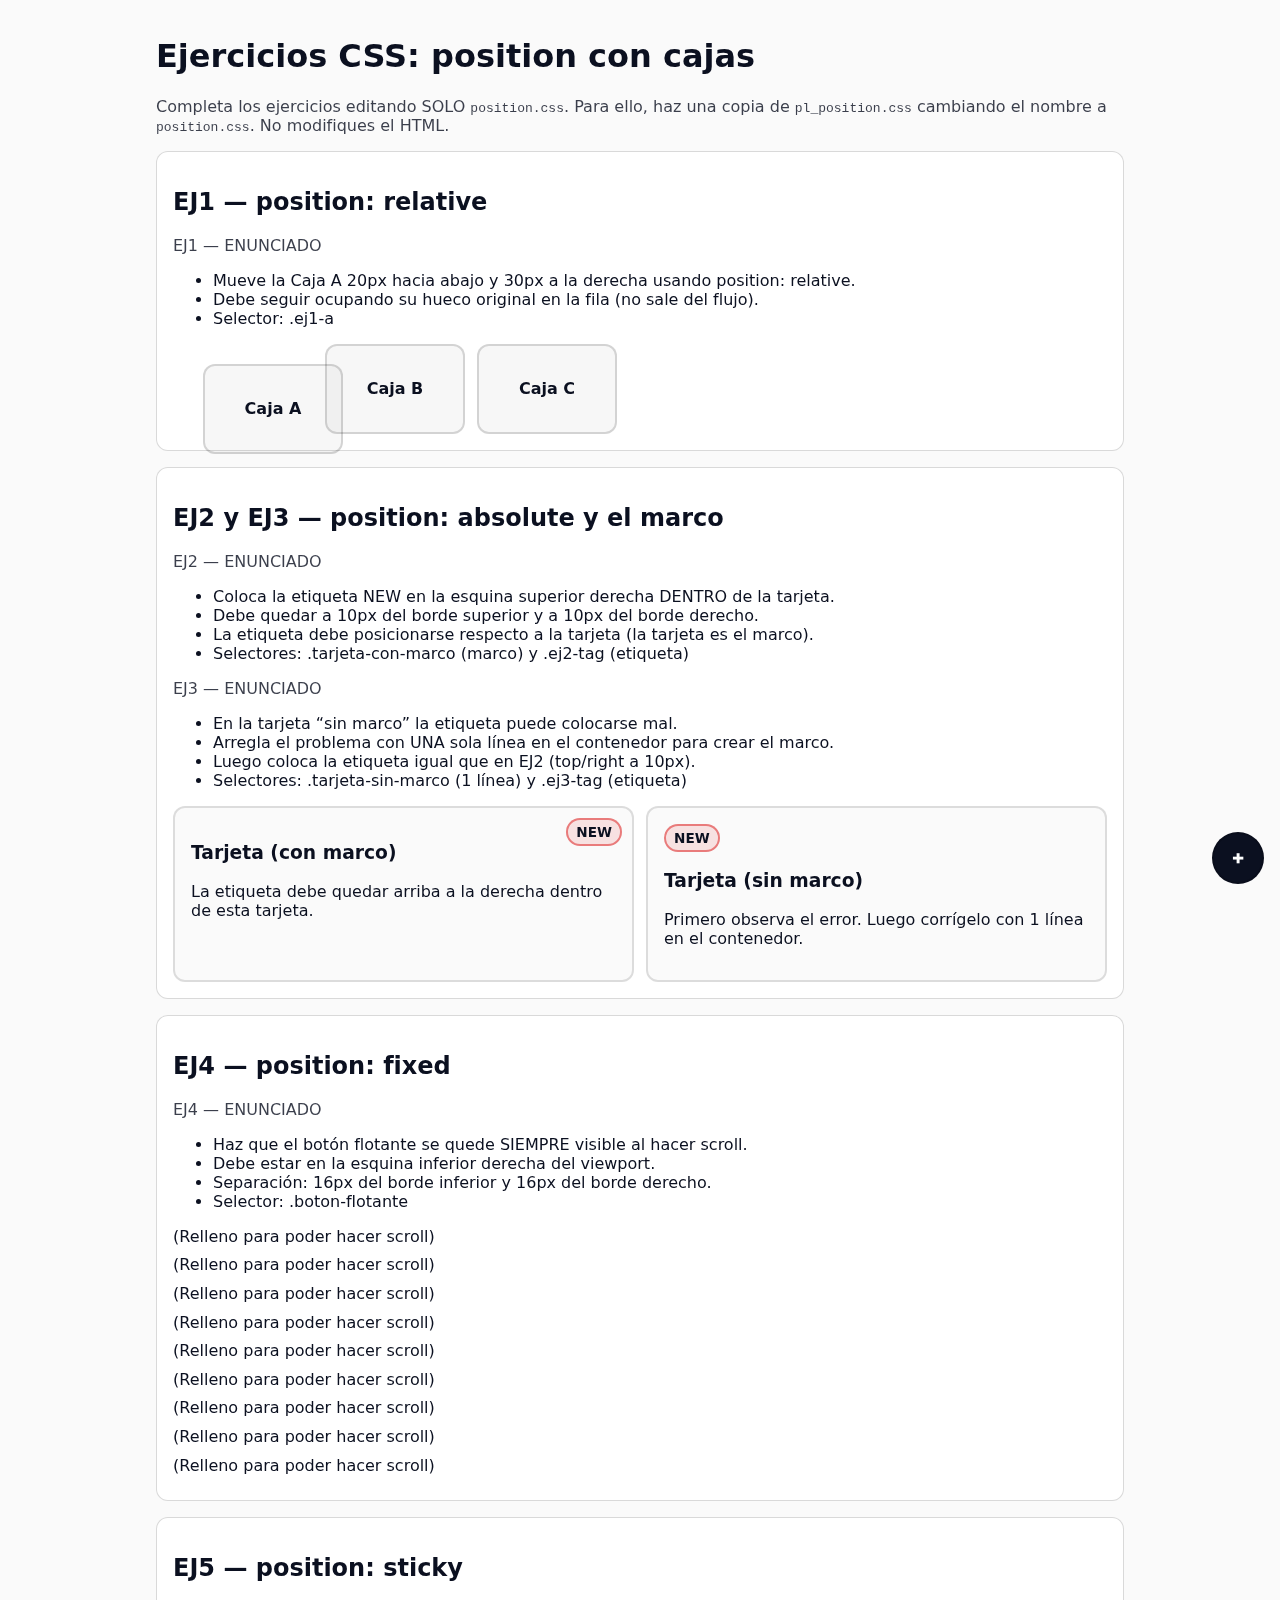
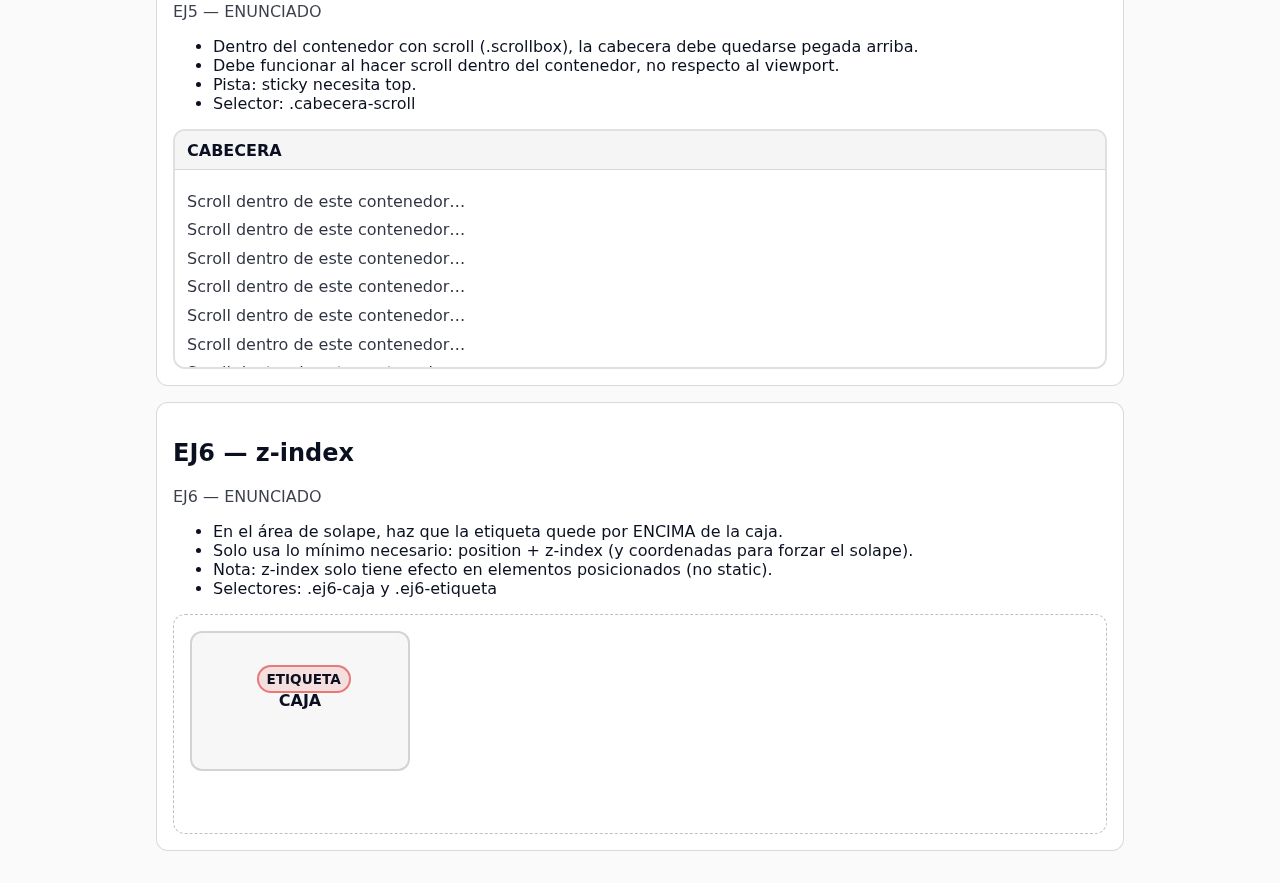
<file: Per practicar Ejercicios Position-20260123/index.html>
<!doctype html>
<html lang="es">
<head>
  <meta charset="utf-8" />
  <meta name="viewport" content="width=device-width, initial-scale=1" />
  <title>Ejercicios position</title>
  <link rel="stylesheet" href="estilos/estilo_base.css" />
  <link rel="stylesheet" href="estilos/pl_position.css" />
</head>

<body>
  <main class="wrap">
    <h1>Ejercicios CSS: position con cajas</h1>
    <p class="intro">
      Completa los ejercicios editando SOLO <code>position.css</code>.
      Para ello, haz una copia de <code>pl_position.css</code> cambiando el nombre a <code>position.css</code>. 
      No modifiques el HTML.
    </p>

    <!-- =========================
         EJ1 — relative (mover sin perder hueco)
         ========================= -->
    <section class="panel">
      <h2>EJ1 — position: relative</h2>
      <p class="note">EJ1 — ENUNCIADO</p>
<ul class="enunciado">
  <li>Mueve la Caja A 20px hacia abajo y 30px a la derecha usando position: relative.</li>
  <li>Debe seguir ocupando su hueco original en la fila (no sale del flujo).</li>
  <li>Selector: .ej1-a</li>
</ul>

      <div class="fila">
        <div class="caja ej1-a">Caja A</div>
        <div class="caja">Caja B</div>
        <div class="caja">Caja C</div>
      </div>
    </section>

    <!-- =========================
         EJ2 + EJ3 — absolute con/sin marco
         ========================= -->
    <section class="panel">
      <h2>EJ2 y EJ3 — position: absolute y el marco</h2>
      <p class="note">EJ2 — ENUNCIADO</p>
<ul class="enunciado">
  <li>Coloca la etiqueta NEW en la esquina superior derecha DENTRO de la tarjeta.</li>
  <li>Debe quedar a 10px del borde superior y a 10px del borde derecho.</li>
  <li>La etiqueta debe posicionarse respecto a la tarjeta (la tarjeta es el marco).</li>
  <li>Selectores: .tarjeta-con-marco (marco) y .ej2-tag (etiqueta)</li>
</ul>
<p class="note">EJ3 — ENUNCIADO</p>
<ul class="enunciado">
  <li>En la tarjeta “sin marco” la etiqueta puede colocarse mal.</li>
  <li>Arregla el problema con UNA sola línea en el contenedor para crear el marco.</li>
  <li>Luego coloca la etiqueta igual que en EJ2 (top/right a 10px).</li>
  <li>Selectores: .tarjeta-sin-marco (1 línea) y .ej3-tag (etiqueta)</li>
</ul>

      <div class="grid-2">
        <article class="tarjeta tarjeta-con-marco">
          <span class="etiqueta ej2-tag">NEW</span>
          <h3>Tarjeta (con marco)</h3>
          <p>La etiqueta debe quedar arriba a la derecha dentro de esta tarjeta.</p>
        </article>

        <article class="tarjeta tarjeta-sin-marco">
          <span class="etiqueta ej3-tag">NEW</span>
          <h3>Tarjeta (sin marco)</h3>
          <p>Primero observa el error. Luego corrígelo con 1 línea en el contenedor.</p>
        </article>
      </div>
    </section>

    <!-- =========================
         EJ4 — fixed (botón flotante)
         ========================= -->
    <section class="panel">
      <h2>EJ4 — position: fixed</h2>
      <p class="note">EJ4 — ENUNCIADO</p>
<ul class="enunciado">
  <li>Haz que el botón flotante se quede SIEMPRE visible al hacer scroll.</li>
  <li>Debe estar en la esquina inferior derecha del viewport.</li>
  <li>Separación: 16px del borde inferior y 16px del borde derecho.</li>
  <li>Selector: .boton-flotante</li>
</ul>

      <div class="relleno">
        <p>(Relleno para poder hacer scroll)</p>
        <p>(Relleno para poder hacer scroll)</p>
        <p>(Relleno para poder hacer scroll)</p>
        <p>(Relleno para poder hacer scroll)</p>
        <p>(Relleno para poder hacer scroll)</p>
        <p>(Relleno para poder hacer scroll)</p>
        <p>(Relleno para poder hacer scroll)</p>
        <p>(Relleno para poder hacer scroll)</p>
        <p>(Relleno para poder hacer scroll)</p>
      </div>

      <button class="boton-flotante">+</button>
    </section>

    <!-- =========================
         EJ5 — sticky dentro de scrollbox
         ========================= -->
    <section class="panel">
      <h2>EJ5 — position: sticky</h2>
      <p class="note">EJ5 — ENUNCIADO</p>
<ul class="enunciado">
  <li>Dentro del contenedor con scroll (.scrollbox), la cabecera debe quedarse pegada arriba.</li>
  <li>Debe funcionar al hacer scroll dentro del contenedor, no respecto al viewport.</li>
  <li>Pista: sticky necesita top.</li>
  <li>Selector: .cabecera-scroll</li>
</ul>

      <div class="scrollbox">
        <div class="cabecera-scroll">CABECERA</div>
        <div class="contenido-scroll">
          <p>Scroll dentro de este contenedor…</p>
          <p>Scroll dentro de este contenedor…</p>
          <p>Scroll dentro de este contenedor…</p>
          <p>Scroll dentro de este contenedor…</p>
          <p>Scroll dentro de este contenedor…</p>
          <p>Scroll dentro de este contenedor…</p>
          <p>Scroll dentro de este contenedor…</p>
          <p>Scroll dentro de este contenedor…</p>
          <p>Scroll dentro de este contenedor…</p>
        </div>
      </div>
    </section>

    <!-- =========================
         EJ6 — z-index (quién encima)
         ========================= -->
    <section class="panel">
      <h2>EJ6 — z-index</h2>
      <p class="note">EJ6 — ENUNCIADO</p>
<ul class="enunciado">
  <li>En el área de solape, haz que la etiqueta quede por ENCIMA de la caja.</li>
  <li>Solo usa lo mínimo necesario: position + z-index (y coordenadas para forzar el solape).</li>
  <li>Nota: z-index solo tiene efecto en elementos posicionados (no static).</li>
  <li>Selectores: .ej6-caja y .ej6-etiqueta</li>
</ul>

      <div class="stage-solape">
        <div class="caja grande ej6-caja">CAJA</div>
        <div class="etiqueta ej6-etiqueta">ETIQUETA</div>
      </div>
    </section>

  </main>
</body>
</html>
</file>
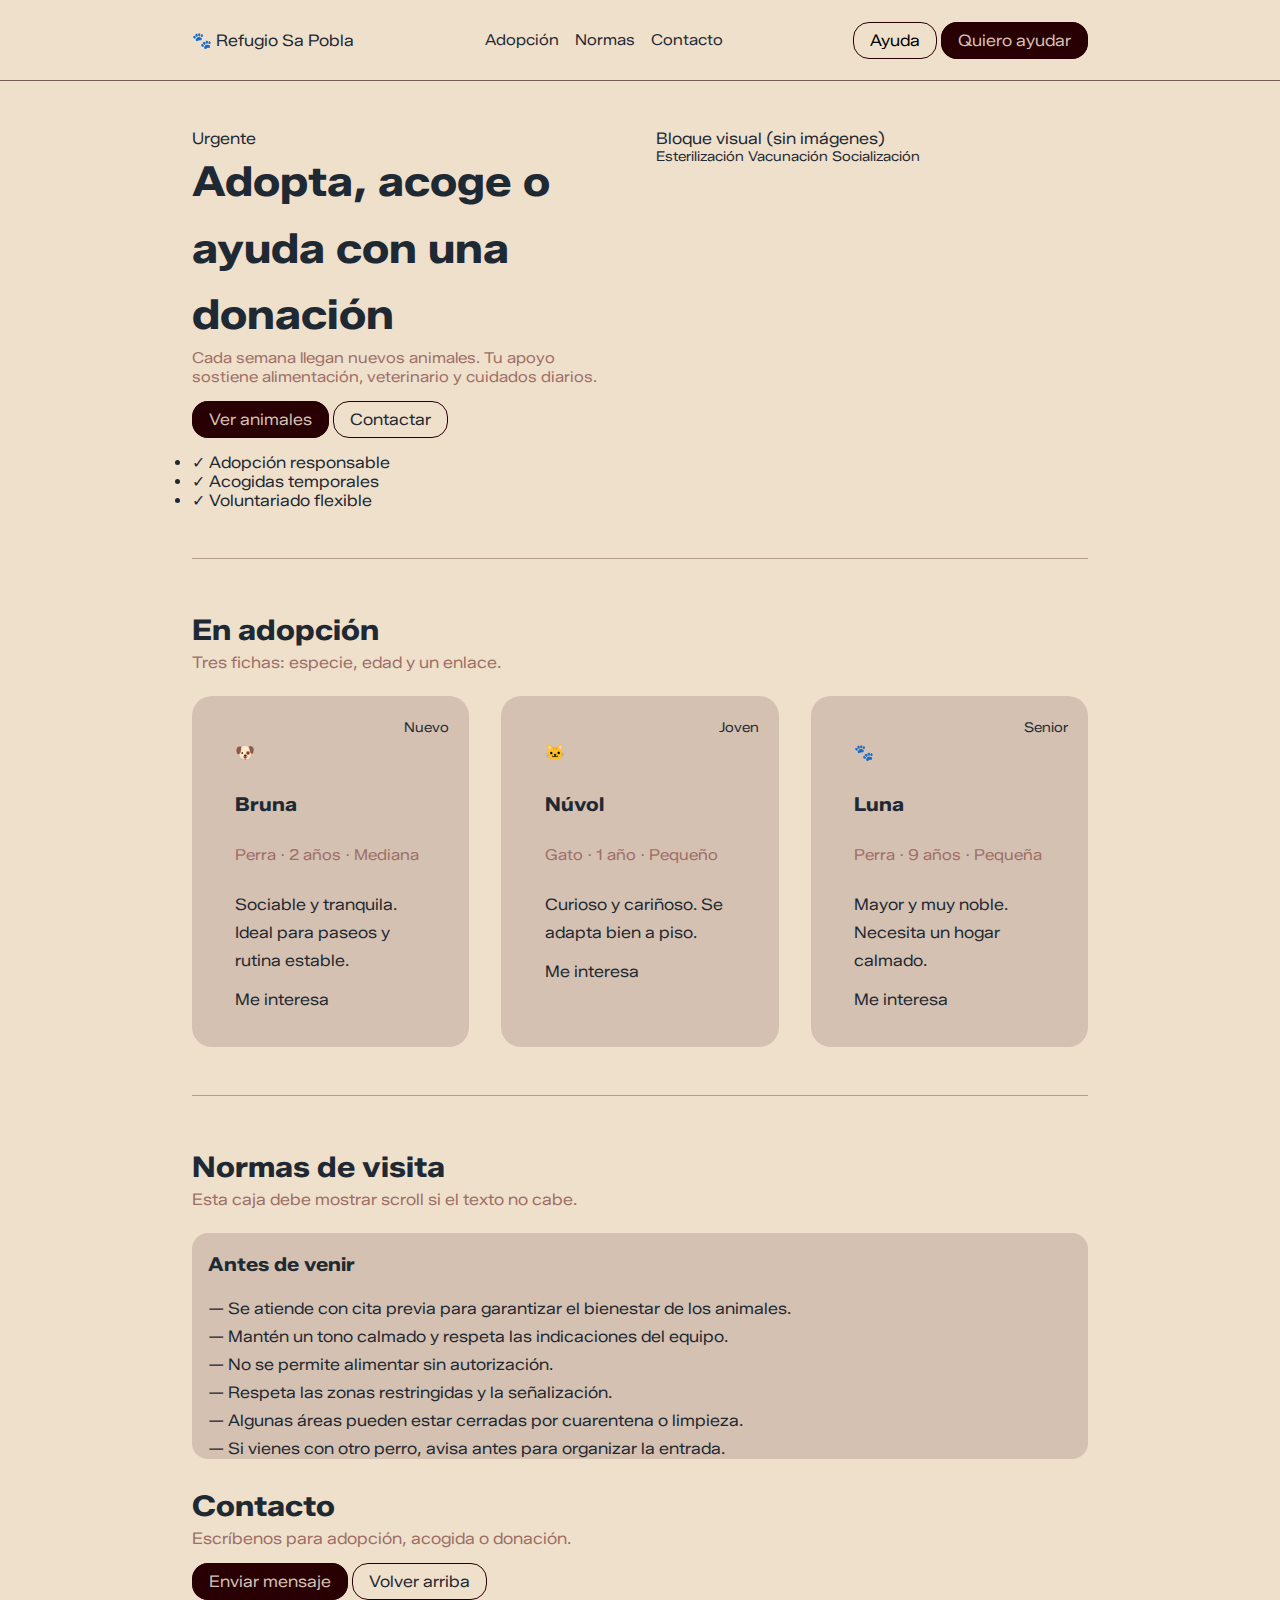
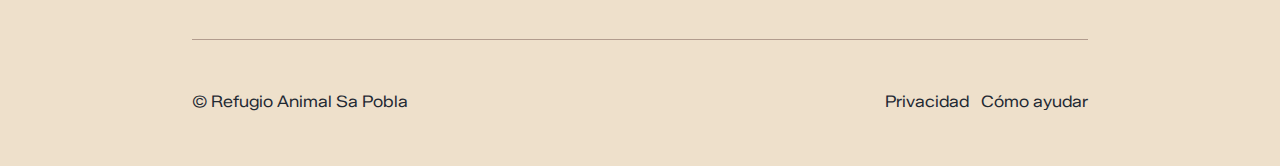
<file: PracticaCSS30-01-26/index.html>
<!doctype html>
<html lang="es">

<head>
  <meta charset="utf-8" />
  <meta name="viewport" content="width=device-width, initial-scale=1" />
  <title>Refugio Animal Sa Pobla</title>
  <meta name="description" content="Adopción y ayuda al refugio. Landing para practicar CSS." />
  <link rel="stylesheet" href="css/base.css" />
  <link rel="stylesheet" href="css/estilo.css" />

  <link rel="preconnect" href="https://fonts.googleapis.com">
  <link rel="preconnect" href="https://fonts.gstatic.com" crossorigin>
  <link
    href="https://fonts.googleapis.com/css2?family=Zalando+Sans+SemiExpanded:ital,wght@0,200..900;1,200..900&display=swap"
    rel="stylesheet">
</head>

<body>
  <!-- =========================
       ZONA 1: HEADER (flex) + POPOVER
       ========================= -->
  <header class="site-header">
    <div class="container header-row">
      <a class="logo" href="#inicio" aria-label="Ir a inicio">
        <span class="logo-mark" aria-hidden="true">🐾</span>
        <span class="logo-text">Refugio Sa Pobla</span>
      </a>

      <nav class="nav" aria-label="Navegación principal">
        <a class="nav-link" href="#adopcion">Adopción</a>
        <a class="nav-link" href="#normas">Normas</a>
        <a class="nav-link" href="#contacto">Contacto</a>
      </nav>

      <div class="header-cta">
        <button class="btn btn-ghost" popovertarget="ayuda" popovertargetaction="toggle" type="button">
          Ayuda
        </button>
        <a class="btn btn-primary" href="#contacto">Quiero ayudar</a>
      </div>

      <div id="ayuda" class="popover" popover="auto">
        <h3 class="popover-title">Checklist rápido</h3>
        <ul class="popover-list">
          <li>Variables en :root</li>
          <li>Header con flex</li>
          <li>Hero responsive</li>
          <li>Tarjetas en grid</li>
          <li>Badge con position</li>
          <li>Hover + transición</li>
          <li>1 animación</li>
          <li>Overflow en normas</li>
        </ul>
      </div>
    </div>
  </header>

  <main id="inicio">
    <!-- =========================
         ZONA 2: HERO (1 columna -> 2 columnas >=768px)
         ========================= -->
    <section class="hero">
      <div class="container hero-grid">
        <div class="hero-text">
          <p class="chip" data-status="urgente">Urgente</p>

          <h1 class="hero-title">Adopta, acoge o ayuda con una donación</h1>

          <p class="hero-subtitle">
            Cada semana llegan nuevos animales. Tu apoyo sostiene alimentación, veterinario y cuidados diarios.
          </p>

          <div class="hero-actions">
            <a class="btn btn-primary" href="#adopcion">Ver animales</a>
            <a class="btn btn-soft" href="#contacto">Contactar</a>
          </div>

          <ul class="hero-highlights">
            <li class="highlight"><span aria-hidden="true">✓</span> Adopción responsable</li>
            <li class="highlight"><span aria-hidden="true">✓</span> Acogidas temporales</li>
            <li class="highlight"><span aria-hidden="true">✓</span> Voluntariado flexible</li>
          </ul>
        </div>

        <div class="hero-media" aria-hidden="true">
          <div class="media-box">
            <p class="media-caption">Bloque visual (sin imágenes)</p>
            <div class="media-badges">
              <span class="mini-badge">Esterilización</span>
              <span class="mini-badge">Vacunación</span>
              <span class="mini-badge">Socialización</span>
            </div>
          </div>
        </div>
      </div>
    </section>

    <!-- =========================
         ZONA 3: TARJETAS (grid + badge absolute)
         ========================= -->
    <section id="adopcion" class="section">
      <div class="container">
        <header class="section-head">
          <h2 class="section-title">En adopción</h2>
          <p class="section-lead">Tres fichas: especie, edad y un enlace.</p>
        </header>

        <div class="cards">
          <article class="card" data-tier="prioridad">
            <span class="badge">Nuevo</span>
            <p class="card-icon" aria-hidden="true">🐶</p>
            <h3 class="card-title">Bruna</h3>
            <p class="card-meta">Perra · 2 años · Mediana</p>
            <p class="card-text">Sociable y tranquila. Ideal para paseos y rutina estable.</p>
            <a class="card-link" href="#contacto">Me interesa</a>
          </article>

          <article class="card" data-tier="base">
            <span class="badge">Joven</span>
            <p class="card-icon" aria-hidden="true">🐱</p>
            <h3 class="card-title">Núvol</h3>
            <p class="card-meta">Gato · 1 año · Pequeño</p>
            <p class="card-text">Curioso y cariñoso. Se adapta bien a piso.</p>
            <a class="card-link" href="#contacto">Me interesa</a>
          </article>

          <article class="card" data-tier="especial">
            <span class="badge">Senior</span>
            <p class="card-icon" aria-hidden="true">🐾</p>
            <h3 class="card-title">Luna</h3>
            <p class="card-meta">Perra · 9 años · Pequeña</p>
            <p class="card-text">Mayor y muy noble. Necesita un hogar calmado.</p>
            <a class="card-link" href="#contacto">Me interesa</a>
          </article>
        </div>
      </div>
    </section>

    <!-- =========================
         ZONA 4: OVERFLOW + FOOTER
         (Normas con scroll + CTA contacto)
         ========================= -->
    <section id="normas" class="section section-alt">
      <div class="container">
        <header class="section-head">
          <h2 class="section-title">Normas de visita</h2>
          <p class="section-lead">Esta caja debe mostrar scroll si el texto no cabe.</p>
        </header>

        <div class="rules">
          <h3 class="rules-title">Antes de venir</h3>
          <div class="rules-box">
            <p>— Se atiende con cita previa para garantizar el bienestar de los animales.</p>
            <p>— Mantén un tono calmado y respeta las indicaciones del equipo.</p>
            <p>— No se permite alimentar sin autorización.</p>
            <p>— Respeta las zonas restringidas y la señalización.</p>
            <p>— Algunas áreas pueden estar cerradas por cuarentena o limpieza.</p>
            <p>— Si vienes con otro perro, avisa antes para organizar la entrada.</p>
            <p>— Gracias por tu colaboración 💛</p>
            <p>— Texto extra para provocar overflow y que aparezca scroll.</p>
            <p>— Más texto…</p>
            <p>— Más texto…</p>
          </div>
        </div>

        <div id="contacto" class="contact-row">
          <div class="contact-text">
            <h2 class="section-title">Contacto</h2>
            <p class="section-lead">Escríbenos para adopción, acogida o donación.</p>
          </div>

          <div class="contact-actions">
            <a class="btn btn-primary" href="#">Enviar mensaje</a>
            <a class="btn btn-ghost" href="#inicio">Volver arriba</a>
          </div>
        </div>
      </div>
    </section>
  </main>

  <footer class="site-footer">
    <div class="container footer-row">
      <p class="footer-copy">© Refugio Animal Sa Pobla</p>
      <div class="footer-links" aria-label="Enlaces">
        <a class="footer-link" href="#">Privacidad</a>
        <a class="footer-link" href="#">Cómo ayudar</a>
      </div>
    </div>
  </footer>
</body>

</html>
</file>
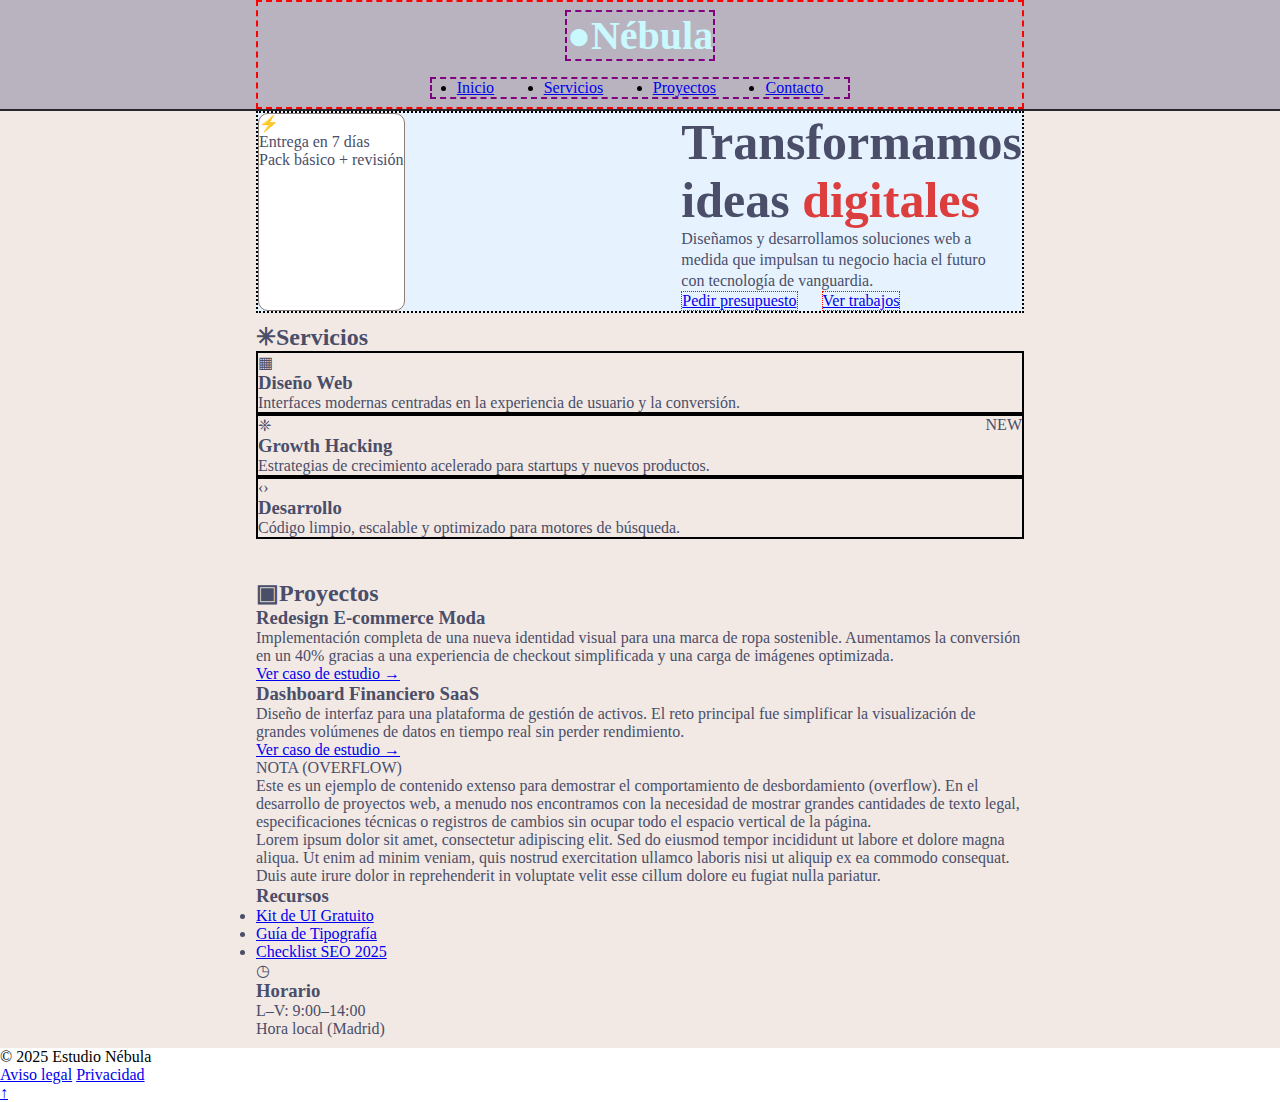
<file: nebulaProject (ejercicios clase)-20260109/index2.html>
<!doctype html>
<html lang="es">

<head>
    <meta charset="utf-8" />
    <meta name="viewport" content="width=device-width, initial-scale=1" />
    <title>Estudio Nébula</title>
    <link rel="stylesheet" href="estilos/pl_estilo_c.css" />
    <link rel="stylesheet" href="estilos/pl_estilo_f.css" />
    <link rel="stylesheet" href="estilos/pl_estilo_f.css" />
</head>

<body>
    <header class="header estructura">
        <div class="contenedor">
            <a class="logo" href="#inicio">
                <span class="logo-icono" aria-hidden="true">●</span>
                <span class="logo-texto">Nébula</span>
            </a>

            <nav class="nav" aria-label="Navegación principal">
                <ul>
                    <li><a class="nav-link" href="#inicio">Inicio</a></li>
                    <li><a class="nav-link" href="#servicios">Servicios</a></li>
                    <li><a class="nav-link" href="#proyectos">Proyectos</a></li>
                    <li><a class="nav-link" href="#contacto">Contacto</a></li>
                </ul>
            </nav>
        </div>
    </header>

    <main class="estructura">
        <section id="inicio" class="hero">
            <div class="contenedor">
                <div class="hero-texto">
                    <h1>
                        Transformamos<br />
                        ideas <span class="highlight">digitales</span>
                    </h1>

                    <p class="descripcion">
                        Diseñamos y desarrollamos soluciones web a medida que impulsan tu negocio
                        hacia el futuro con tecnología de vanguardia.
                    </p>

                    <div class="acciones">
                        <a class="btn btn-primario" href="#contacto">Pedir presupuesto</a>
                        <a class="btn btn-secundario" href="#proyectos">Ver trabajos</a>
                    </div>
                </div>

                <div class="hero-caja" role="note" aria-label="Entrega rápida">
                    <span class="hero-icono">⚡</span>
                    <p class="hero-titulo">Entrega en 7 días</p>
                    <p class="hero-subtexto">Pack básico + revisión</p>
                </div>
            </div>
        </section>

        <!-- SERVICIOS -->
        <section id="servicios" class="section">
            <div class="contenedor">
                <h2 class="section-titulo">
                    <span class="section-icono">✳</span>
                    Servicios
                </h2>

                <div class="div-tarjetas">
                    <article class="tarjeta">
                        <span class="card-icono">▦</span>
                        <h3>Diseño Web</h3>
                        <p>Interfaces modernas centradas en la experiencia de usuario y la conversión.</p>
                    </article>

                    <article class="tarjeta">
                        <span class="nuevo">NEW</span>
                        <span class="card-icono">❈</span>
                        <h3>Growth Hacking</h3>
                        <p>Estrategias de crecimiento acelerado para startups y nuevos productos.</p>
                    </article>

                    <article class="tarjeta">
                        <span class="card-icono">‹›</span>
                        <h3>Desarrollo</h3>
                        <p>Código limpio, escalable y optimizado para motores de búsqueda.</p>
                    </article>
                </div>
            </div>
        </section>

        <!-- PROYECTOS -->
        <section id="proyectos" class="section">
            <div class="contenedor">
                <div class="main-col">
                    <h2 class="section-titulo">
                        <span class="section-icono">▣</span>
                        Proyectos
                    </h2>

                    <article class="post">
                        <h3>Redesign E-commerce Moda</h3>
                        <p>
                            Implementación completa de una nueva identidad visual para una marca de ropa sostenible.
                            Aumentamos la conversión en un 40% gracias a una experiencia de checkout simplificada
                            y una carga de imágenes optimizada.
                        </p>
                        <a class="post-link" href="#">Ver caso de estudio →</a>
                    </article>

                    <article class="post">
                        <h3>Dashboard Financiero SaaS</h3>
                        <p>
                            Diseño de interfaz para una plataforma de gestión de activos. El reto principal fue
                            simplificar la visualización de grandes volúmenes de datos en tiempo real sin perder
                            rendimiento.
                        </p>
                        <a class="post-link" href="#">Ver caso de estudio →</a>
                    </article>

                    <div class="nota">
                        <p class="nota-etiqueta">NOTA (OVERFLOW)</p>
                        <p>
                            Este es un ejemplo de contenido extenso para demostrar el comportamiento de desbordamiento
                            (overflow). En el desarrollo de proyectos web, a menudo nos encontramos con la necesidad de
                            mostrar grandes cantidades de texto legal, especificaciones técnicas o registros de cambios
                            sin
                            ocupar todo el espacio vertical de la página.
                        </p>
                        <p>
                            Lorem ipsum dolor sit amet, consectetur adipiscing elit. Sed do eiusmod tempor incididunt ut
                            labore et dolore magna aliqua. Ut enim ad minim veniam, quis nostrud exercitation ullamco
                            laboris nisi ut aliquip ex ea commodo consequat. Duis aute irure dolor in reprehenderit in
                            voluptate velit esse cillum dolore eu fugiat nulla pariatur.
                        </p>
                    </div>
                </div>

                <aside class="aside-col" aria-label="Columna lateral">
                    <div class="aside-tarjeta">
                        <h3 class="aside-titulo">Recursos</h3>
                        <ul class="recursos">
                            <li><a href="#">Kit de UI Gratuito</a></li>
                            <li><a href="#">Guía de Tipografía</a></li>
                            <li><a href="#">Checklist SEO 2025</a></li>
                        </ul>
                    </div>

                    <div class="aside-tarjeta">
                        <span class="aside-icono">◷</span>
                        <h3 class="aside-titulo">Horario</h3>

                        <p class="horario">L–V: 9:00–14:00</p>
                        <p>Hora local (Madrid)</p>
                    </div>
                </aside>
            </div>
        </section>
    </main>

    <footer id="contacto" class="footer estructura">
        <div class="contenedor">
            <p class="copyright">© 2025 Estudio Nébula</p>

            <div class="footer-links" aria-label="Enlaces legales">
                <a href="#">Aviso legal</a>
                <a href="#">Privacidad</a>
            </div>
        </div>
    </footer>

    <a class="vuelta-inicio" href="#inicio" aria-label="Volver arriba">↑</a>
</body>

</html>
</file>
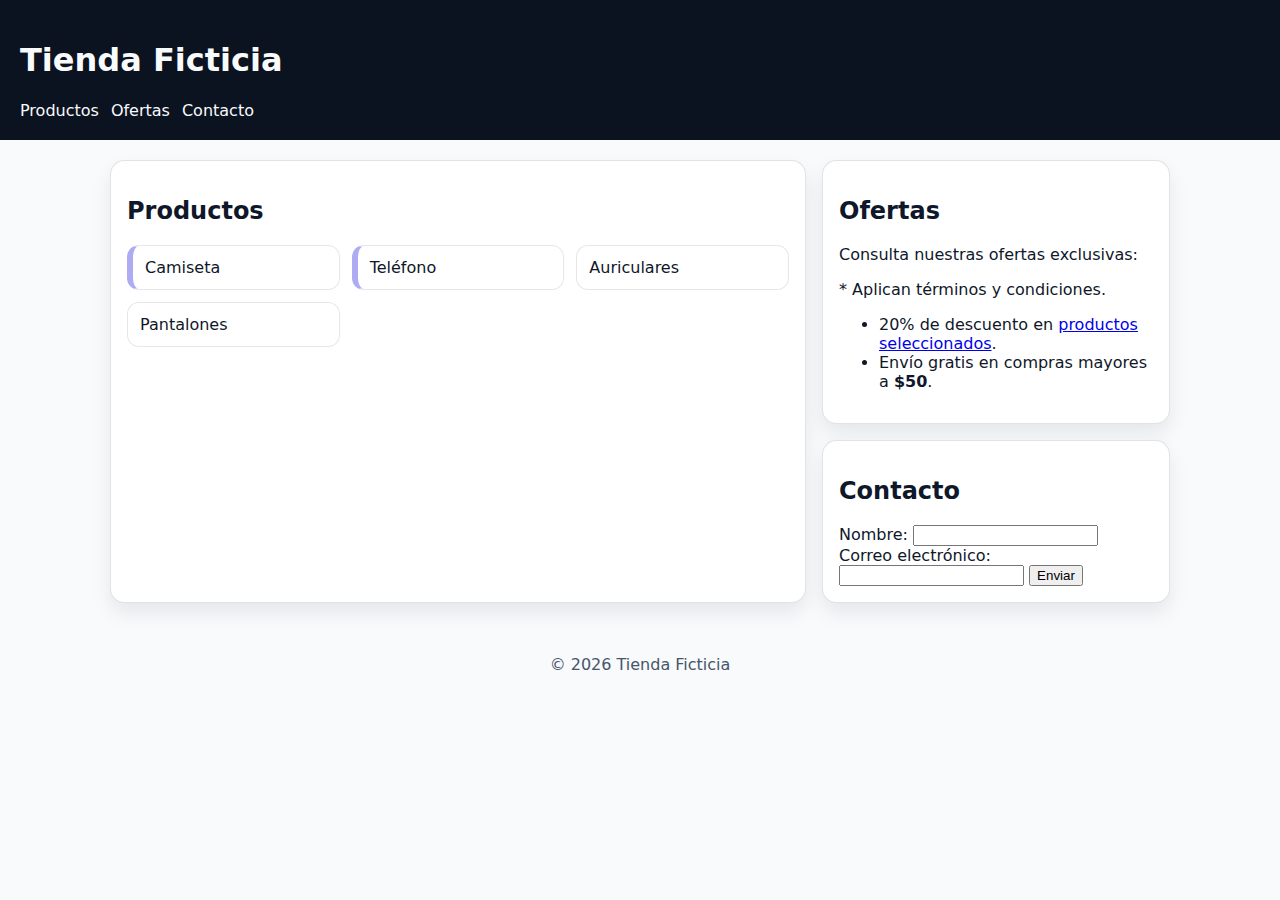
<file: Per practicar tienda-20260204/tienda_grid.html>
<!doctype html>
<html lang="es">

<head>
  <meta charset="utf-8" />
  <meta name="viewport" content="width=device-width, initial-scale=1" />
  <title>Tienda Ficticia - Selectores Avanzados</title>
  <link rel="stylesheet" href="estilos/pl_tienda_grid.css" />
</head>

<body>
  <header>
    <h1>Tienda Ficticia</h1>
    <nav>
      <ul>
        <li><a href="#productos" class="nav-link">Productos</a></li>
        <li><a href="#ofertas" class="nav-link">Ofertas</a></li>
        <li><a href="#contacto" class="nav-link">Contacto</a></li>
      </ul>
    </nav>
  </header>

  <main>
    <section id="productos">
      <h2>Productos</h2>
      <ul>
        <li data-category="ropa">Camiseta</li>
        <li data-category="ropa">Pantalones</li>
        <li data-category="tecnologia">Teléfono</li>
        <li data-category="tecnologia">Auriculares</li>
      </ul>
    </section>

    <section id="ofertas">
      <h2>Ofertas</h2>
      <p>Consulta nuestras ofertas exclusivas:</p>
      <p class="extra-info">* Aplican términos y condiciones.</p>
      <ul>
        <li>20% de descuento en <a href="productos.html">productos seleccionados</a>.</li>
        <li>Envío gratis en compras mayores a <strong>$50</strong>.</li>
      </ul>
    </section>

    <section id="contacto">
      <h2>Contacto</h2>
      <form action="#" method="post">
        <label for="name">Nombre:</label>
        <input type="text" id="name" name="name" required />

        <label for="email">Correo electrónico:</label>
        <input type="email" id="email" name="email" required />

        <button type="submit">Enviar</button>
      </form>
    </section>
  </main>

  <footer>
    <p>&copy; 2026 Tienda Ficticia</p>
  </footer>
</body>

</html>
</file>
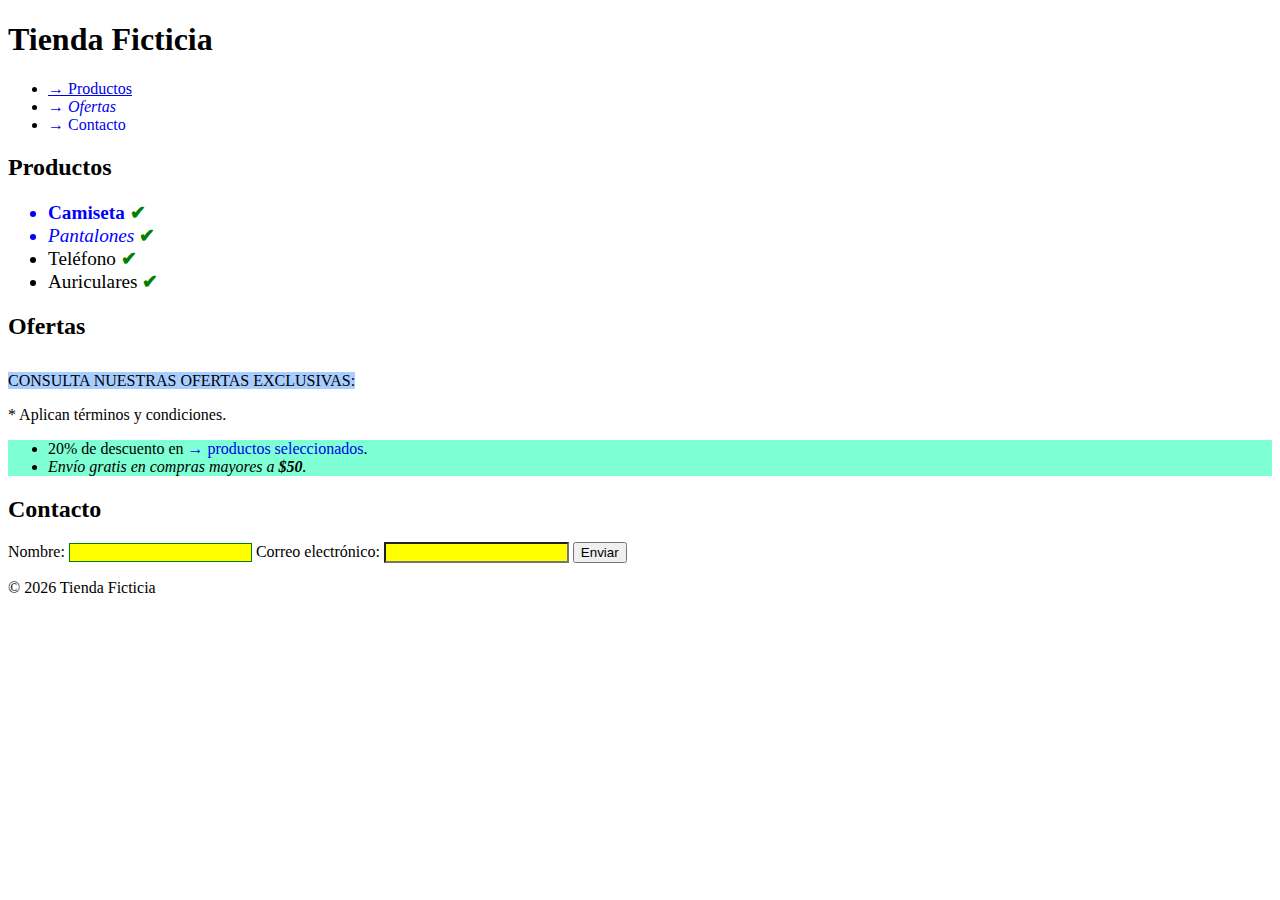
<file: Per practicar tienda-20260204/tienda_selectoresAvanzados.html>
<!doctype html>
<html lang="es">

<head>
  <meta charset="utf-8" />
  <meta name="viewport" content="width=device-width, initial-scale=1" />
  <title>Tienda Ficticia - Selectores Avanzados</title>
  <link rel="stylesheet" href="estilos/pl_tienda_selectoresAvanzados.css" />
</head>

<body>
  <header>
    <h1>Tienda Ficticia</h1>
    <nav>
      <ul>
        <li><a href="#productos" class="nav-link">Productos</a></li>
        <li><a href="#ofertas" class="nav-link">Ofertas</a></li>
        <li><a href="#contacto" class="nav-link">Contacto</a></li>
      </ul>
    </nav>
  </header>

  <main>
    <section id="productos">
      <h2>Productos</h2>
      <ul>
        <li data-category="ropa">Camiseta</li>
        <li data-category="ropa">Pantalones</li>
        <li data-category="tecnologia">Teléfono</li>
        <li data-category="tecnologia">Auriculares</li>
      </ul>
    </section>

    <section id="ofertas">
      <h2>Ofertas</h2>
      <p>Consulta nuestras ofertas exclusivas:</p>
      <p class="extra-info">* Aplican términos y condiciones.</p>
      <ul>
        <li>20% de descuento en <a href="productos.html">productos seleccionados</a>.</li>
        <li>Envío gratis en compras mayores a <strong>$50</strong>.</li>
      </ul>
    </section>

    <section id="contacto">
      <h2>Contacto</h2>
      <form action="#" method="post">
        <label for="name">Nombre:</label>
        <input type="text" id="name" name="name" required />

        <label for="email">Correo electrónico:</label>
        <input type="email" id="email" name="email" required />

        <button type="submit">Enviar</button>
      </form>
    </section>
  </main>

  <footer>
    <p>&copy; 2026 Tienda Ficticia</p>
  </footer>
</body>

</html>
</file>
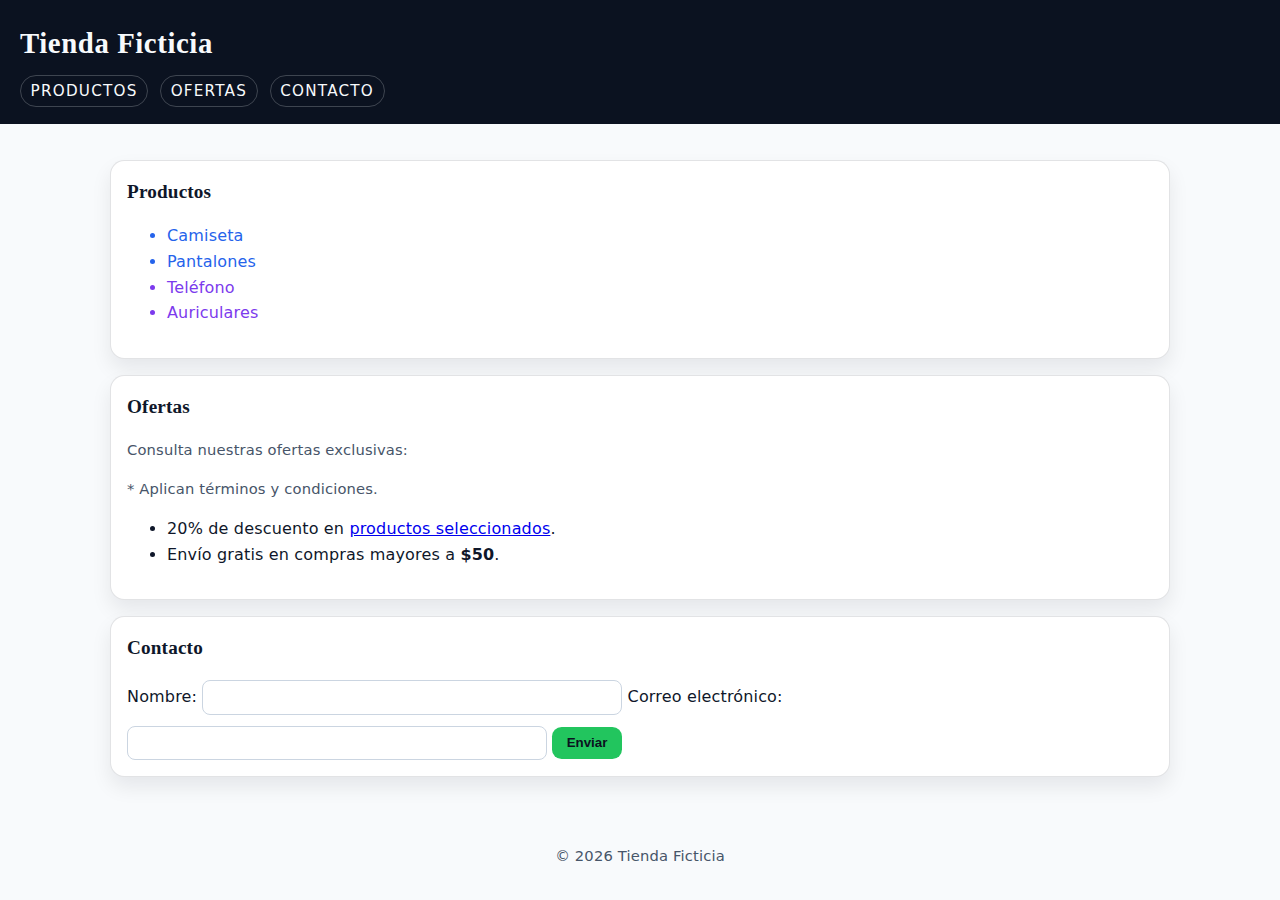
<file: Per practicar tienda-20260204/tienda_variables.html>
<!doctype html>
<html lang="es">

<head>
  <meta charset="utf-8" />
  <meta name="viewport" content="width=device-width, initial-scale=1" />
  <title>Tienda Ficticia - Selectores Avanzados</title>
  <link rel="stylesheet" href="estilos/pl_tienda_variables.css" />
  <link rel="stylesheet" href="estilos/pl_tienda_ftes.css" />
</head>

<body>
  <header>
    <h1>Tienda Ficticia</h1>
    <nav>
      <ul>
        <li><a href="#productos" class="nav-link">Productos</a></li>
        <li><a href="#ofertas" class="nav-link">Ofertas</a></li>
        <li><a href="#contacto" class="nav-link">Contacto</a></li>
      </ul>
    </nav>
  </header>

  <main>
    <section id="productos">
      <h2>Productos</h2>
      <ul>
        <li data-category="ropa">Camiseta</li>
        <li data-category="ropa">Pantalones</li>
        <li data-category="tecnologia">Teléfono</li>
        <li data-category="tecnologia">Auriculares</li>
      </ul>
    </section>

    <section id="ofertas">
      <h2>Ofertas</h2>
      <p>Consulta nuestras ofertas exclusivas:</p>
      <p class="extra-info">* Aplican términos y condiciones.</p>
      <ul>
        <li>20% de descuento en <a href="productos.html">productos seleccionados</a>.</li>
        <li>Envío gratis en compras mayores a <strong>$50</strong>.</li>
      </ul>
    </section>

    <section id="contacto">
      <h2>Contacto</h2>
      <form action="#" method="post">
        <label for="name">Nombre:</label>
        <input type="text" id="name" name="name" required />

        <label for="email">Correo electrónico:</label>
        <input type="email" id="email" name="email" required />

        <button type="submit">Enviar</button>
      </form>
    </section>
  </main>

  <footer>
    <p>&copy; 2026 Tienda Ficticia</p>
  </footer>
</body>

</html>
</file>
<file: Per practicar Ejercicios Position-20260123/estilos/estilo_base.css>
/* =========================================================
   styles_base.css
   Estilos base para que el HTML se vea bien (SIN ejercicios)
   ========================================================= */

* { box-sizing: border-box; }

body {
  margin: 0;
  font-family: system-ui, Arial, sans-serif;
  color: #0b1020;
  background: rgba(0,0,0,.02);
}

.wrap {
  max-width: 1000px;
  margin: 0 auto;
  padding: 1rem;
}

.panel {
  background: #fff;
  border: 1px solid rgba(0,0,0,.15);
  border-radius: 12px;
  padding: 1rem;
  margin: 1rem 0;
}

.intro, .note { opacity: .8; }

.fila {
  display: flex;
  gap: .75rem;
  flex-wrap: wrap;
  margin-top: .75rem;
}

.caja {
  width: 140px;
  height: 90px;
  border-radius: 12px;
  border: 2px solid rgba(0,0,0,.15);
  background: rgba(0,0,0,.03);
  display: grid;
  place-items: center;
  font-weight: 800;
}

.caja.grande {
  width: 220px;
  height: 140px;
}

.grid-2 {
  display: grid;
  grid-template-columns: repeat(2, minmax(240px, 1fr));
  gap: .75rem;
  margin-top: .75rem;
}

@media (max-width: 700px) {
  .grid-2 { grid-template-columns: 1fr; }
}

.tarjeta {
  border-radius: 12px;
  border: 2px solid rgba(0,0,0,.12);
  background: rgba(0,0,0,.02);
  padding: 1rem;
  min-height: 160px;
}

.etiqueta {
  display: inline-block;
  padding: .25rem .5rem;
  border-radius: 999px;
  font-weight: 900;
  font-size: .85rem;
  border: 2px solid rgba(220, 38, 38, .55);
  background: rgba(220, 38, 38, .12);
}

/* Relleno para scroll (EJ4) */
.relleno { margin-top: .75rem; }
.relleno p { margin: .6rem 0; }

/* Scrollbox (EJ5) */
.scrollbox {
  height: 240px;
  overflow: auto;
  border: 2px solid rgba(0,0,0,.12);
  border-radius: 12px;
  background: #fff;
  margin-top: .75rem;
}

.cabecera-scroll {
  padding: .6rem .75rem;
  border-bottom: 1px solid rgba(0,0,0,.12);
  background: rgba(0,0,0,.04);
  font-weight: 900;
}

.contenido-scroll { padding: .75rem; }
.contenido-scroll p { margin: .6rem 0; opacity: .85; }

/* Stage solape (EJ6) */
.stage-solape {
  border: 1px dashed rgba(0,0,0,.25);
  border-radius: 12px;
  padding: 1rem;
  min-height: 220px;
  position: relative;
  margin-top: .75rem;
}

/* Botón flotante base (EJ4) */
.boton-flotante {
  width: 52px;
  height: 52px;
  border-radius: 999px;
  border: 2px solid rgba(0,0,0,.15);
  background: #0b1020;
  color: #fff;
  font-size: 1.2rem;
  font-weight: 1000;
  cursor: pointer;
}
</file>
<file: Per practicar Ejercicios Position-20260123/estilos/pl_position.css>
/* =========================================================
   pl_position.css
   HOJA DE EJERCICIOS (para completar)
   Instrucciones:
   - Escribe tu código JUSTO DEBAJO de cada EJ.
   - No modifiques el HTML.
   - Usa solo: position, top/right/bottom/left, z-index (si se pide).
   ========================================================= */

/* =========================================================
   EJ1 — position: relative (mover sin perder hueco)
   Objetivo:
   - Mueve la Caja A 20px hacia abajo y 30px a la derecha
   - Debe seguir ocupando su hueco original en la fila
   Selector:
   - .ej1-a
   ========================================================= */

.ej1-a {
   position: relative;
   top: 20px;
   left: 30px;
}


/* =========================================================
   EJ2 — position: absolute con marco (etiqueta en esquina)
   Objetivo:
   - La etiqueta NEW debe quedar en la esquina superior derecha
   - Separación: 10px del borde superior y 10px del borde derecho
   - Debe colocarse respecto a la tarjeta (marco)
   Selectores:
   - .tarjeta-con-marco  (aquí defines el MARCO)
   - .ej2-tag           (aquí posicionas la ETIQUETA)
   ========================================================= */

.tarjeta-con-marco {
   position: relative;
}

.ej2-tag {
   position: absolute;
   top: 10px;
   right: 10px;
}


/* =========================================================
   EJ3 — absolute sin marco (detectar el error + arreglarlo)
   Objetivo:
   - Primero observa que, sin marco, la etiqueta puede colocarse “mal”
   - Arregla el problema con UNA sola línea en el contenedor
   - Después, coloca la etiqueta como en EJ2 (top/right a 10px)
   Selectores:
   - .tarjeta-sin-marco (UNA línea para arreglar el marco)
   - .ej3-tag           (mismo planteamiento que EJ2)
   ========================================================= */

.tarjeta-sin-marco {

}

.ej3-tag {

}


/* =========================================================
   EJ4 — position: fixed (botón flotante)
   Objetivo:
   - El botón debe quedar siempre visible
   - Esquina inferior derecha del viewport
   - Separación: 16px del borde inferior y 16px del borde derecho
   Selector:
   - .boton-flotante
   ========================================================= */

.boton-flotante {
   position: fixed;
   bottom: 16px;
   right: 16px;
}


/* =========================================================
   EJ5 — position: sticky (cabecera dentro del contenedor con scroll)
   Objetivo:
   - La cabecera "CABECERA" debe quedarse pegada arriba
   - Debe funcionar al hacer scroll dentro de .scrollbox
   - Pista: sticky necesita top
   Selector:
   - .cabecera-scroll
   ========================================================= */

.cabecera-scroll {
   position: sticky;
   top: 0;
}

/* =========================================================
   EJ6 — z-index (quién queda encima)
   Objetivo:
   - En el área de solape, la ETIQUETA debe quedar por encima de la CAJA
   - Puedes necesitar position (según cómo lo plantees) para que z-index aplique
   Selectores:
   - .ej6-caja
   - .ej6-etiqueta
   ========================================================= */

.ej6-caja {
   position: absolute;
   
}

.ej6-etiqueta {
   position: absolute;
   top: 50px;
   left: 82.5px;
}
</file>
<file: PracticaCSS30-01-26/css/base.css>
* { /* Cambiar a body si queda muy pegado */
    margin: 0;
    padding: 0;
    box-sizing: border-box;

    font-family: "Zalando Sans SemiExpanded", sans-serif;
}

img {
    width: 100%;
    height: auto;
}

a {
    color: #1F2933;
    text-decoration: none;
}

.container {
    max-width: 70%;
    margin: 0 auto;
}
</file>
<file: PracticaCSS30-01-26/css/estilo.css>
/* 0. Variables */

:root {
    --fondo-principal: #EEE0CB;
    --superficie: #d4c1b1;
    --texto-principal: #1F2933;
    --texto-secundario: #9e6e67;
    --color-acento: #280003;
}


/* 1. Colores */

body {
    background-color: var(--fondo-principal);
    color: var(--texto-principal);
}

.section-lead,
.hero-subtitle,
.card-meta {
    color: var(--texto-secundario);
}

.card,
.rules,
.popover {
    background-color: var(--superficie);
}

.btn-primary {
    background-color: var(--color-acento);
    color: var(--superficie);
}

.btn:hover {
    background-color: var(--color-acento);
    color: var(--superficie);
    transition: 0.5s;

    transform: scale(0.98);
}

.btn {
    /* Para suavizar la transición de vuelta a la normalidad */
    transition: 0.5s;
}

[class*="-link"] {
    border-bottom: 2px solid transparent;
    transition: border-color 0.4s ease;
}

[class$="-link"]:hover {
    border-color: var(--color-acento);
}

main .container {
    border-bottom: 1px solid rgba(40, 0, 3, 0.3);
    padding-bottom: 3rem;
}


/* Extra */

button {
    background-color: transparent;
    border-width: 1px;
}


/* 2. Tipografía */

html {
    font-size: 1rem;
}

[class*="subtitle"],
[class*="meta"] {
    font-size: 0.95rem;
}

nav {
    font-size: 0.95rem;
}

.btn {
    font-size: 1rem;
}

[class*="badge"] {
    font-size: 0.85rem;
}

h1 {
    font-size: 2.6rem;
}

h2.section-title {
    font-size: 1.8rem;
}

h3 {
    font-size: 1.2rem;
}

h1,
h2,
h3 {
    line-height: 1.6;
}


/* 3. Espaciado */

section {
    margin: 3rem 0;
}

.card,
.popover,
.rules-box {
    padding: 2rem;
    line-height: 1.75;
}

[class^="card-"] {
    padding: 0.7rem;
}

/* Extra */

nav {
    display: flex;
    gap: 1rem;
}

.hero-actions {
    margin: 1.5rem 0;
}

#adopcion .container,
#normas .container {
    display: flex;
    flex-direction: column;
    gap: 1.5rem;
}

.contact-row {
    display: flex;
    flex-direction: column;
    gap: 1.5rem;
}

.rules-title {
    padding: 1rem 1rem 0 1rem;
}

.rules-box {
    padding: 1rem;
}

.btn {
    padding: 0.5rem 1rem;
}

.site-footer {
    margin: 3rem 0;
    line-height: 1.75;
}

.site-footer .container {
    display: flex;
    flex-direction: row;
    justify-content: space-between;
}

.footer-links a {
    margin-left: 0.5rem;
}


/* 4. Bordes y radios */

.btn,
.rules {
    border-radius: 1rem;
}

.card {
    border-radius: 1.25rem;
    position: relative;
}

.badge {
    position: absolute;
    top: 20px;
    right: 20px;
}

/* Extra */

.btn {
    border: 1px solid var(--color-acento);
}

/* 5. Caja con contenido largo */

.rules-box {
    overflow: auto;

    max-height: 180px;
}

/* 6. Composición responsive (aprox. alrededor de 768px) */

.site-header {
    border-bottom: 1px solid rgba(40, 0, 3, 0.6);
}

header .header-row {
    display: flex;
    flex-direction: row;
    justify-content: space-between;
    align-items: center;
    height: 5rem;
}

.hero .container {
    display: grid;
    grid-template-columns: 1fr 1fr;
    grid-template-areas: "texto visual";

    gap: 2rem;
}

.hero-text {
    grid-area: texto;
}

.hero-media {
    grid-area: visual;
}

@media (max-width: 767px) {
    .hero .container {
        grid-template-columns: auto;
        grid-template-rows: 1fr 1fr;
        grid-template-areas:
            "texto"
            "visual";
    }
}

/* 7. Interacción */

.header-cta .btn:hover {
    color: var(--superficie);
}

/* 8. Grid */

.cards {
    display: grid;
    grid-template-columns: 1fr 1fr 1fr;
    grid-template-rows: auto;
    grid-template-areas:
        "tarjeta1 tarjeta2 tarjeta3";
    gap: 2rem;
}

.cards .card:nth-of-type(1) {
    grid-area: tarjeta1;
}

.cards .card:nth-of-type(2) {
    grid-area: tarjeta2;
}

.cards .card:nth-of-type(3) {
    grid-area: tarjeta3;
}

@media (max-width: 767px) {
    .cards {
        grid-template-columns: auto;
        grid-template-rows: 1fr 1fr 1fr;
        grid-template-areas:
            "tarjeta1"
            "tarjeta2"
            "tarjeta3";
    }
}
</file>
<file: nebulaProject (ejercicios clase)-20260109/estilos/pl_estilo_c.css>
/* =========================
   CHULETA: CONCEPTOS QUE SE TRABAJAN
   - Color y fondo
   - Modelo de caja (margen, relleno, borde)
   - Tipografía (tamaño y énfasis)
   - Colocación en fila/columna y alineaciones
   - Adaptación a pantallas pequeñas
   - Mantener la cabecera visible al hacer scroll
   ========================= */

/* =========================
   AJUSTES INICIALES
   - Evita espacios por defecto en los elementos.
   - Haz que las dimensiones calculadas sean más predecibles al sumar 
        relleno y borde.
   ========================= */

* {
   margin: 0;
   padding: 0;
   box-sizing: border-box;
}


/* CABECERA
   - Fondo oscuro y línea inferior para separar del contenido.
   - Debe mantenerse visible en la parte superior al hacer scroll.
*/

.header {
   background-color: #B8B3BE;
   border-bottom: #28262C solid 2px;
   position: sticky;
   top: 0;

   z-index: 1000;
}

/* CONTENEDOR DE CABECERA
   - Limita el ancho en pantallas grandes y céntralo.
   - Añade aire interior.
   - Coloca los elementos en columna:
       1) Logo arriba
       2) Menú debajo
   - Centra todo horizontalmente y deja separación vertical entre bloques.
*/

@media (min-width: 820px) {
   .header .contenedor {
      max-width: 60%;
   }
}

.header .contenedor {
   margin: auto;
      border: red dashed 2px;
      padding: 0.5rem 2rem;
      display: flex;
      flex-direction: column;
      gap: 1rem; /* o justify-content, pero no se ve ningún cambio al la altura mantenerse en la del propio contenido */
      align-items: center;
}

.header .contenedor > * {
      border: purple dashed 2px;
}

/* LOGO
   - Debe verse como un único bloque: icono + texto en la misma línea.
   - Sin subrayado.
   - Color claro.
   - El texto debe destacar más que un texto normal.
   - Ajusta tamaños para que icono y texto se vean equilibrados.
*/

.header .logo {
   display: flex;
   flex-direction: row;
   text-decoration: none;
   color: #C9F9FF;
   font-weight: 700;
   font-size: 40px;
}

/* MENÚ
   - La lista no debe mostrar viñetas ni espacios extra.
   - Las opciones deben ir en una sola línea, centradas, con separación 
        regular.
   - Los enlaces deben tener un área clicable cómoda.
   - Deja preparado un posible contorno sin que cambie el tamaño del 
        enlace.
*/

.header .nav {
   width: 60%;
}
.header .nav ul {
   margin: 0;
   padding: 0;
   display: flex;
   flex-direction: row;
   justify-content: space-around;
   
}

/* ADAPTACIÓN A PANTALLAS PEQUEÑAS (menos de 600px)
   - En pantallas estrechas, el menú debe pasar a columna.
   - Mantén una separación pequeña entre opciones.
*/
</file>
<file: nebulaProject (ejercicios clase)-20260109/estilos/pl_estilo_f.css>
/* =========================
   MAIN (ZONA DE CONTENIDO)
   - Diferencia visualmente el contenido principal de la cabecera.
   - Mantiene un aspecto sobrio y “clásico”.
   ========================= */

main {
   color: #4A4E69;
   background-color: #F2E9E4;
}

/* =========================
   CONTENEDOR DEL MAIN
   - Reutiliza el mismo ancho máximo que la cabecera.
   - Centra el contenido y añade aire lateral.
   ========================= */

@media (min-width: 820px) {
   main .contenedor {
      max-width: 60%;
      margin: auto;
   }
}

/* =========================
   HERO (INICIO)
   - Separa la primera sección con espacio vertical.
   - Distribución alternativa: caja a la izquierda y texto a la derecha.
   ========================= */

#inicio .contenedor {
   background-color: rgb(230, 243, 255);
   display: flex;
   justify-content: space-between;
} /*SIN ACABAR*/

#inicio .contenedor {
   border: 2px dotted black;
}


/* =========================
   TÍTULO Y TEXTO DEL HERO
   - Título grande y legible.
   - Texto con buen interlineado y líneas no demasiado largas.
   ========================= */

h1 {
   font-size: 50px;
   font-weight: 700;
}

.hero-texto .descripcion {
   max-width: 40ch;
   line-height: 1.3rem;
}

/* =========================
   PALABRA DESTACADA
   - Resalta una parte del título de forma discreta.
   ========================= */

h1 .highlight {
   color: #dc3d3d;
}

/* =========================
   ACCIONES (ENLACES CON ASPECTO DE BOTÓN)
   - Botones en fila con separación.
   - Si no caben, bajan a la siguiente línea.
   ========================= */

.hero-texto .acciones {
   display: flex; 
   flex-direction: row;
   flex-wrap: wrap;
   gap: 1.5rem;
}

.hero-texto .acciones a {
   border: 1px dotted red;
}

/* =========================
   CAJA DEL HERO
   - Tarjeta sobria: fondo blanco + borde suave.
   - En esta versión, se coloca “como bloque destacado” a la izquierda.
   ========================= */

.hero-caja {
   background-color: white;
   border: 1px solid #8d7d75;
   border-radius: 10px;
}

.hero .contenedor {
   flex-direction: row-reverse;
}

/* =========================
   SECCIONES (SERVICIOS / PROYECTOS)
   - Separación vertical uniforme para cada bloque del main.
   ========================= */

main {
   display: flex; /* se ve que al juntar margin-bottom de una sección con el margin-top, estos se solapan.
   soluciones: usar padding o usar flex en el padre */
   flex-direction: column;
}

#servicios {
   margin: 10px 0 20px 0; 
}

#proyectos {
   margin: 20px 0 10px 0;
}

/* =========================
   TÍTULO DE SECCIÓN (ICONO + TEXTO)
   - Icono y texto alineados en una misma línea.
   ========================= */

.section-titulo {
   display: flex;
   align-items: center;
}

/* =========================
   TARJETAS (SERVICIOS)
   - Fila con salto de línea.
   - Tarjeta clásica: fondo blanco + borde.
   ========================= */

#servicios .tarjeta {
   border: 2px dashed rgb(123, 144, 90);
   background-color: 8d7d75;
   border: 2px solid black;
}

/* =========================
   ETIQUETA "NEW"
   - Esquina superior derecha de su tarjeta.
   ========================= */

#servicios .tarjeta {
   position: relative;
}

.nuevo {
   position: absolute;
   top: 0;
   right: 0;
}

/* =========================
   PROYECTOS (DOS COLUMNAS) - VARIACIÓN
   - Distribución alternativa: la columna lateral pasa a la izquierda.
   - Se mantiene que el contenido principal ocupe más.
   ========================= */


/* =========================
   POSTS (ARTÍCULOS)
   - Bloques independientes con borde y padding.
   ========================= */



/* =========================
   NOTA (OVERFLOW)
   - Fuerza un alto máximo para que el contenido no quepa entero.
   - Muestra scroll cuando el texto se desborde.
   ========================= */



/* =========================
   TARJETAS DEL ASIDE
   - Bloques apilados con separación.
   ========================= */


/* =========================
   ADAPTACIÓN A PANTALLAS PEQUEÑAS (menos de 600px)
   - Hero: apila para que no se aplaste.
   - Proyectos: una sola columna.
   ========================= */
</file>
<file: Per practicar tienda-20260204/estilos/pl_tienda_grid.css>
/* =========================================================
   PRÁCTICA CSS GRID — TIENDA (HTML ORIGINAL)
   Archivo: tienda_grid_original.css
   Reglas:
   - NO modifiques el HTML original.
   - Trabaja solo con GRID en los bloques "ESCRIBE AQUÍ".
   - Objetivo: convertir el <main> en un layout 2x2 con áreas
     y hacer la lista de productos en una rejilla.
   ========================================================= */

/* Base */
:root{
  --bg:#f8fafc;
  --surface:#ffffff;
  --text:#0f172a;
  --muted:#475569;
  --border: rgba(15, 23, 42, 0.12);
  --accent:#4f46e5;
  --radius:.9rem;
  --shadow: 0 10px 20px rgba(2, 6, 23, 0.08);
  --sp-3: 1rem;
  --sp-4: 1.25rem;
}

*{ box-sizing:border-box; }
body{ margin:0; font-family: system-ui, Arial, sans-serif; background: var(--bg); color: var(--text); }
header{ padding: var(--sp-4); background:#0b1220; color:#f8fafc; }
nav ul{ list-style:none; padding:0; margin: .75rem 0 0 0; display:flex; gap:.75rem; flex-wrap:wrap; }
nav a{ color:#f8fafc; text-decoration:none; }
main{ padding: var(--sp-4); }
section{ background: var(--surface); border:1px solid var(--border); border-radius: var(--radius); box-shadow: var(--shadow); padding: var(--sp-3); }
footer{ padding: var(--sp-3) var(--sp-4); text-align:center; color: var(--muted); }

/* =========================================================
   TAREAS GRID — LAYOUT PRINCIPAL (main)
   ========================================================= */

/* (1) Convierte <main> en un grid con áreas:
      "productos ofertas"
      "productos contacto"
    - Columnas: 2fr 1fr
    - Gap: 1rem
    - Max-width: 1100px centrado */
main{
  display: grid;
  grid-template-columns: 2fr 1fr;
  grid-template-areas: 
  "productos ofertas " 
  "productos contacto";

  gap: 1rem;  
  max-width: 1100px;
  margin: 0 auto;
}

/* (2) Asigna cada sección por id a su área */
#productos{ 
  grid-area: productos;
}
#ofertas{ 
  grid-area: ofertas;
}
#contacto{
  grid-area: contacto;
}

/* (3) Responsive (<900px): una columna
      "productos"
      "ofertas"
      "contacto" */
@media (max-width: 900px){
  main{
    grid-template-columns: 1fr;
    grid-template-areas: 
    "productos"
    "ofertas"
    "contacto";
  }
}

/* =========================================================
   TAREAS GRID — PRODUCTOS
   ========================================================= */

/* (4) Dentro de #productos, convierte el <ul> en un grid responsive:
      - auto-fit (o auto-fill)
      - min 180px, max 1fr
      - gap 0.75rem
   Nota: los <li> son las “tarjetas” 
   
   -- Mostrar los productos de la siguiente manera:
        1a columna: data-categoty=ropa
        2a columna: data-categoty=tecnologia*/
#productos ul{
  display: grid;
  grid-template-columns: repeat(auto-fit, minmax(180px, 1fr));
  grid-template-areas: 
  "ropa1 tecnologia3"
  "ropa2 tecnologia4";

  min-width: 180px;
  max-width: 1fr;
  gap: 0.75rem;

  padding: 0;
  margin: var(--sp-3) 0 0 0;
  list-style: none;
}

#productos li[data-category="ropa"]:nth-of-type(1) {
  grid-area: ropa1;
}
#productos li[data-category="ropa"]:nth-of-type(2) {
  grid-area: ropa2;
}

#productos ul li[data-category="tecnologia"]:nth-of-type(1) {
  grid-area: tecnologia1;
}
#productos ul li[data-category="tecnologia"]:nth-of-type(2z) {
  grid-area: tecnologia2;
}

/* (5) BONUS: estilo de “tarjeta” para cada <li> (sin tocar HTML) */
#productos li{
  border: 1px solid rgba(15, 23, 42, 0.10);
  border-radius: .75rem;
  padding: .75rem;
  background: #ffffff;
}

/* (6) BONUS: que el precio/stock no existe aquí, así que:
      - Usa :nth-child(odd/even) para alternar un borde de acento */
#productos li:nth-child(odd){
  border-left: 6px solid rgba(79, 70, 229, 0.45);
}
</file>
<file: Per practicar tienda-20260204/estilos/pl_tienda_selectoresAvanzados.css>
/* =========================================================
   PLANTILLA DE TRABAJO (NO TOCAR EL HTML)
   Objetivo: aplicar selectores avanzados para conseguir los
   cambios de estilo indicados en el enunciado.
   ========================================================= */

/* ---------------------------------------------------------
   TAREAS: SELECTORES DE ATRIBUTO
   --------------------------------------------------------- */

/* (1) Lista de productos: elementos con data-category="ropa" en azul */

#productos li[data-category="ropa"] {
   color: blue;
}

/* (2) Inputs de texto: borde verde solo a <input type="text"> */

input[type="text"] {
   border: green 1px solid;
}

/* (3) Enlaces: subrayar enlaces cuyo href empieza por "productos" */

a {
   text-decoration: none;
}

a[href^="#productos"] {
   text-decoration: underline;
}

/* ---------------------------------------------------------
   TAREAS: SELECTORES COMBINADOS
   --------------------------------------------------------- */

/* (4) Productos: aumentar el tamaño SOLO de los <li> que sean hijos directos
   de la lista (<ul>) dentro de la sección #productos */

#productos ul > li {
   font-size: larger;
}


/* (5) Añadir margen superior a los <p> que estén JUSTO después de un <h2> */

h2 + p {
   margin-top: 2rem;
}


/* (6) En #ofertas: cambiar el fondo de la lista (<ul>) que sea "hermana"
   de un <p> con clase .extra-info */

#ofertas p.extra-info ~ ul {
   background-color: aquamarine;
}

/* ---------------------------------------------------------
   TAREAS: PSEUDO-CLASES
   --------------------------------------------------------- */

/* (7) Enlaces de navegación: cambiar color al pasar el ratón */

nav a:hover {
   color: red;
}

/* (8) Todas las listas: el segundo <li> en cursiva */

ul li:nth-of-type(2) {
   font-style: italic;
}

/* (9) En #productos: el primer elemento de tipo <li> en negrita */

#productos li:first-of-type{
   font-weight: 900;
}


/* (10) Inputs: poner fondo amarillo claro a TODOS los inputs excepto el de enviar */

input:not([type="submit"]) {
   background-color: yellow;
}

/* ---------------------------------------------------------
   TAREAS: PSEUDO-ELEMENTOS
   --------------------------------------------------------- */

/* (11) Enlaces de navegación: añadir "→ " antes del texto */

a::before {
   content: "→ ";
}

/* (12) En #productos: añadir " ✔" después de cada <li> (verde) */

#productos li::after {
   content: " ✔";
   color: green;
   font-style: normal;
   font-weight: 900;
}

/* (13) En #ofertas: la primera línea del primer párrafo debe salir en mayúsculas
   y con color azul oscuro */

#ofertas p:first-of-type::first-line {
   text-transform: uppercase;
   background-color: rgb(168, 205, 255);
}
</file>
<file: Per practicar tienda-20260204/estilos/pl_tienda_variables.css>
/* =========================================================
   TEMA B - TIENDA (REFactor a VARIABLES)
   Instrucciones:
   1) NO toques el HTML.
   2) Este CSS funciona, pero está "hardcodeado".
   3) Tu trabajo es crear variables CSS en :root y sustituir
      los valores repetidos por var(--...).
   4) Crea al menos:
      - 7 variables de color
      - 3 de espaciado
      - 3 de tipografía (tamaño base, tamaño títulos)
      - 2 de bordes (radio, grosor)
      - 1 de sombra
   ========================================================= */

/* (A) Define aquí tus variables */
:root {
  /* Colores */
  --c-bg: #f8fafc;
  --c-text: #1f2937;
  --c-muted: #475569;
  --c-accent: #2563eb;
  --c-accent-2: #7c3aed;
  --c-border: #e5e7eb;
  --c-surface: #ffffff; 

  /* Tipografía */
  --fs-base: 16px;
  --fs-h1: 1.8rem;
  --fs-h2: 1.2rem; 

  /* Espaciado */
  --pd-y: 0.55rem;
  --pd-x: 0.6rem;
  --sp-1: 1rem;

  /* Bordes y sombras */
  --radius: 0.75rem;
  --border-w: 1px;
  --shadow: 0 8px 18px;
}

/* (B) Estilos del tema (AHORA MISMO sin variables) */
body {
  font-family: system-ui, Arial, sans-serif;
  font-size: var(--fs-base);
  line-height: 1.5;
  margin: 0;
  color: var(--c-text);
  background: var(--c-bg);
}

header {
  background: #0f172a;
  color: var(--c-surface);
  padding: 1.25rem 1.25rem;
  box-shadow: var(--shadow) rgba(0, 0, 0, 0.18);
}

h1 {
  margin: 0 0 0.75rem 0;
  font-size: var(--fs-h1);
  letter-spacing: 0.02em;
}

nav ul {
  list-style: none;
  margin: 0;
  padding: 0;
  display: flex;
  gap: 0.75rem;
  flex-wrap: wrap;
}

nav a {
  color: var(--c-surface);
  text-decoration: none;
  padding: 0.35rem var(--pd-x);
  border: var(--border-w) solid rgba(255, 255, 255, 0.28);
  border-radius: 999px;
}

nav a:hover {
  background: rgba(255, 255, 255, 0.12);
}

main {
  padding: 1.25rem;
}

section {
  background: var(--c-surface);
  border: var(--border-w) solid var(--c-border);
  border-radius: var(--radius);
  padding: var(--sp-1) var(--sp-1);
  margin-bottom: var(--sp-1);
  box-shadow: var(--shadow) rgba(15, 23, 42, 0.06);
}

h2 {
  margin-top: 0;
  font-size: var(--fs-h2);
}

#productos li[data-category="ropa"] { color: var(--c-accent); }
#productos li[data-category="tecnologia"] { color: var(--c-accent-2); }

input[type="text"],
input[type="email"] {
  width: 100%;
  max-width: 420px;
  padding: var(--pd-y) var(--pd-x);
  border: var(--border-w) solid #cbd5e1;
  border-radius: 0.5rem;
  background: var(--c-surface);
}

button {
  margin-top: 0.75rem;
  padding: var(--pd-y) 0.9rem;
  border: 0;
  border-radius: 0.6rem;
  background: #22c55e;
  color: #0b1220;
  font-weight: 600;
  cursor: pointer;
}

button:hover {
  filter: brightness(0.95);
}

footer {
  padding: var(--sp-1) 1.25rem;
  color: var(--c-muted);
  text-align: center;
}

/* (C) Tu objetivo:
   - Sustituye todos los colores, espaciados, radios, tamaños y sombras
     por variables.
   - BONUS: crea una variante “alta” y “baja” de espaciado:
     --sp-2: 0.75rem; y luego prueba a cambiarla a 1.25rem
     para ver cómo cambia toda la web.
*/
</file>
<file: Per practicar tienda-20260204/estilos/pl_tienda_ftes.css>
/* =========================================================
   PLANTILLA — FUENTES (ADAPTADA A LO DADO EN CLASE)
   Archivo: pl_tienda_ftes_ALUMNOS_adaptada.css

   Según vuestros apuntes, aquí solo trabajamos:
   - font-family
   - font-size (px, rem, em, %)
   - font-weight
   - font-style
   - line-height
   - letter-spacing
   - text-transform
   - (Opcional) @font-face si el/la profe lo indica

   INSTRUCCIONES (alumnado)
   - NO modificar el HTML.
   - NO modificar layout/colores (bloque C).
   - Tu trabajo está SOLO en el bloque (B) “TIPOGRAFÍA A EDITAR”.

   OBJETIVO
   1) Elegir 2 familias: una para texto y otra para títulos.
   2) Ajustar tamaños y jerarquía (H1 > H2 > texto > pequeños).
   3) Ajustar legibilidad (line-height y letter-spacing).
   4) Usar text-transform en el menú (si procede).
   ========================================================= */

/* =========================================================
   (A) TEMA (YA RESUELTO) — NO TOCAR
   ========================================================= */
:root{
  --bg: #f8fafc;
  --surface: #ffffff;
  --text: #0f172a;
  --muted: #475569;
  --border: rgba(15, 23, 42, 0.12);
  --head: #0b1220;
  --headText: #f8fafc;
  --radius: 0.9rem;
  --shadow: 0 10px 20px rgba(2, 6, 23, 0.08);
  --sp-3: 1rem;
  --sp-4: 1.25rem;
}

/* =========================================================
   (B) TIPOGRAFÍA A EDITAR (AQUÍ TRABAJA EL ALUMNADO)
   ========================================================= */

/* Opción 1 (recomendada): Google Fonts (NO hay que descargar nada) */
@import url('https://fonts.googleapis.com/css2?family=Inter:wght@300;400;600;800&family=Playfair+Display:wght@600;700&display=swap');

/* Opción 2 (opcional): @font-face con WOFF/WOFF2 (solo si el/la profe lo pide)
@font-face {
  font-family: "MiFuenteLocal";
  src: url("./fonts/miFuente.woff2") format("woff2");
  font-weight: 400;
  font-style: normal;
}
*/

/* ✅ RELLENA ESTAS VARIABLES (solo tipografía) */
:root{
  /* Familias */
  /* --ff-text: ; */
  /* --ff-title: ; */

  /* Tamaños (elige unidades coherentes: rem recomendado) */
  /* --fs-base: ; */
  /* --fs-h1: ; */
  /* --fs-h2: ; */
  /* --fs-nav: ; */
  /* --fs-small: ; */

  /* Peso y estilo */
  /* --fw-text: ; */     /* ej: 400 */
  /* --fw-title: ; */    /* ej: 700 */
  /* --fs-style: ; */    /* normal | italic */

  /* Legibilidad */
  /* --lh-base: ; */     /* ej: 1.6 */
  /* --ls-base: ; */     /* ej: 0.01em */
  /* --ls-nav: ; */      /* ej: 0.08em */

  /* Transform (para el menú) */
  /* --tt-nav: ; */      /* none | uppercase | lowercase | capitalize */
}

/* =========================================================
   (C) ESTILOS (YA RESUELTO) — NO TOCAR
   Incluye variables bien usadas y algunos selectores avanzados,
   pero NO es parte del ejercicio de tipografía.
   ========================================================= */

*{ box-sizing: border-box; }

body{
  margin: 0;
  font-family: var(--ff-text, system-ui, Arial, sans-serif);
  font-size: var(--fs-base, 16px);
  font-weight: var(--fw-text, 400);
  font-style: var(--fs-style, normal);
  line-height: var(--lh-base, 1.6);
  letter-spacing: var(--ls-base, 0.01em);
  background: var(--bg);
  color: var(--text);
}

header{
  padding: var(--sp-4);
  background: var(--head);
  color: var(--headText);
}

nav ul{
  list-style: none;
  padding: 0;
  margin: .75rem 0 0 0;
  display: flex;
  gap: .75rem;
  flex-wrap: wrap;
}

nav a{
  color: var(--headText);
  text-decoration: none;
  padding: .35rem .6rem;
  border-radius: 999px;
  border: 1px solid rgba(248, 250, 252, 0.22);
  font-size: var(--fs-nav, 0.95rem);
  letter-spacing: var(--ls-nav, 0.08em);
  text-transform: var(--tt-nav, uppercase);
}

nav a:hover{
  text-decoration: underline;
  text-underline-offset: .18em;
}

main{
  padding: var(--sp-4);
  max-width: 1100px;
  margin: 0 auto;
}

section{
  background: var(--surface);
  border: 1px solid var(--border);
  border-radius: var(--radius);
  box-shadow: var(--shadow);
  padding: var(--sp-3);
  margin: 1rem 0;
}

h1, h2{
  font-family: var(--ff-title, serif);
  font-weight: var(--fw-title, 700);
}

h1{
  font-size: var(--fs-h1, 2rem);
  margin: 0;
}

h2{
  font-size: var(--fs-h2, 1.35rem);
  margin-top: 0;
}

#ofertas p{
  font-size: var(--fs-small, 0.92rem);
  color: var(--muted);
}

footer{
  padding: var(--sp-3) var(--sp-4);
  text-align: center;
  color: var(--muted);
  font-size: var(--fs-small, 0.92rem);
}
</file>
